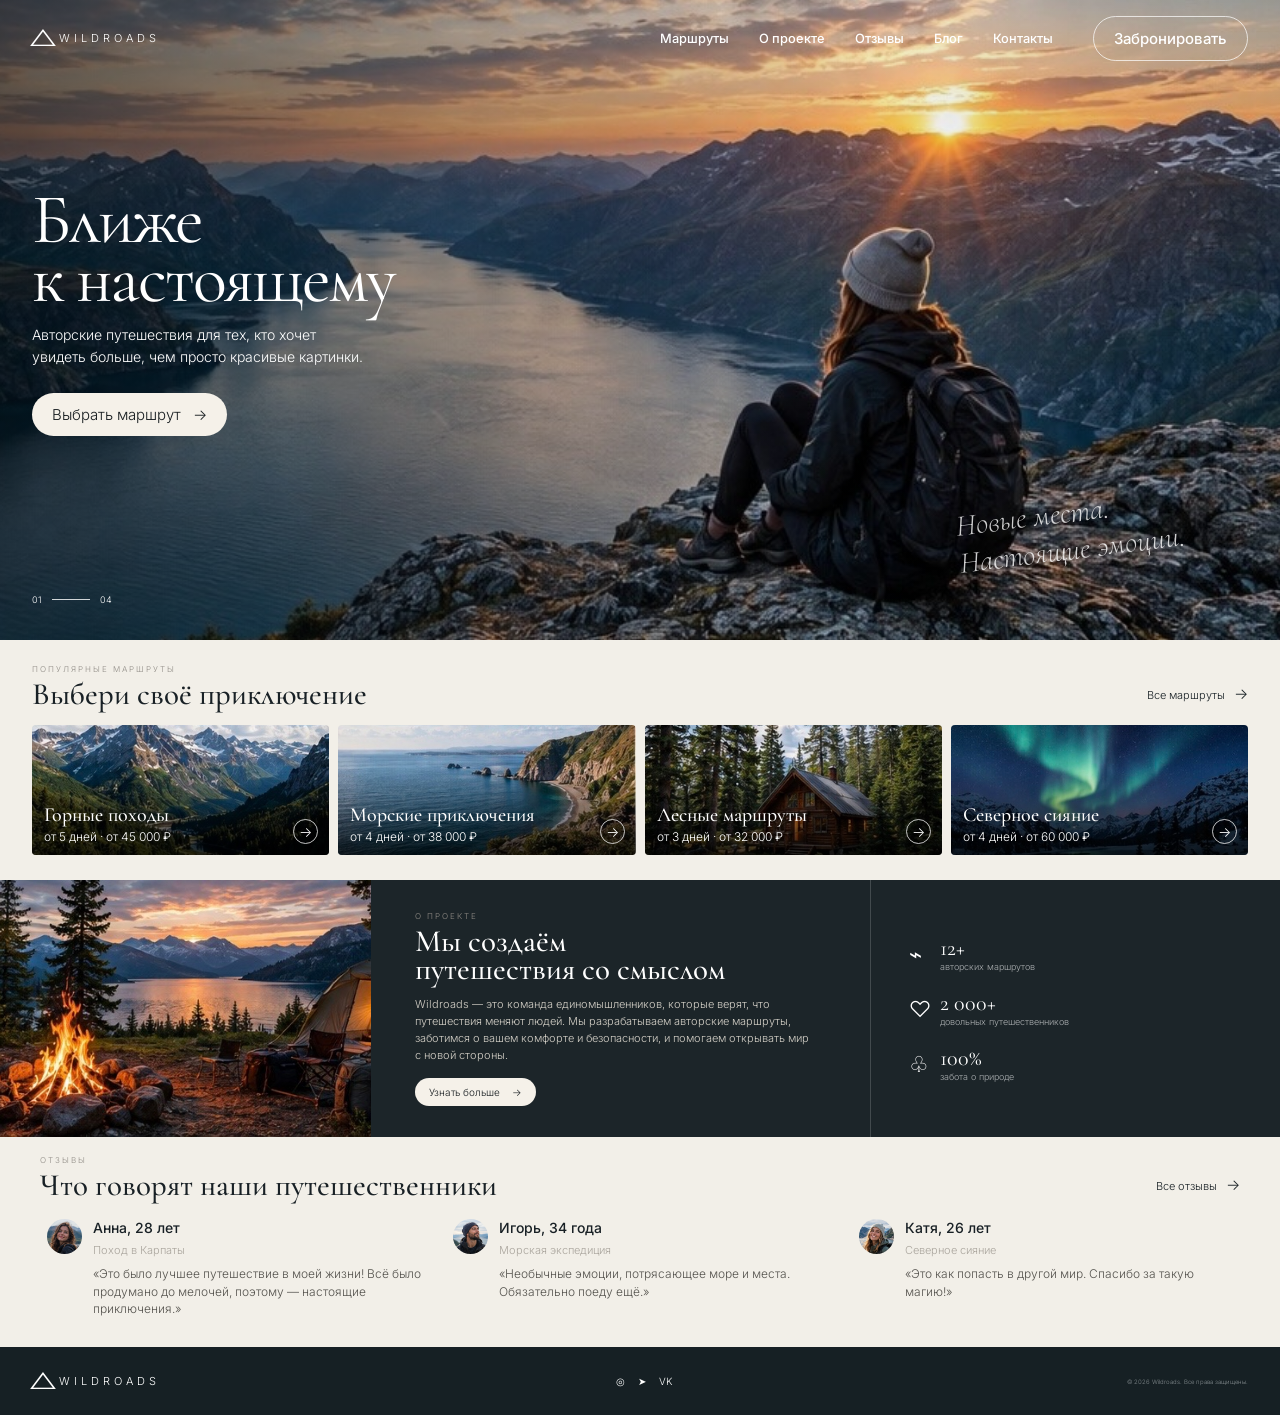
<file: index.html>
<!DOCTYPE html>
<html lang="ru">
    <head>
        <meta charset="UTF-8">
        <meta name="viewport" content="width=device-width, initial-scale=1.0">
        <meta name="description" content="WILDROADS — авторские путешествия и маршруты для тех, кто хочет увидеть больше, чем просто красивые картинки.">
        <title>WILDROADS — Ближе к настоящему</title>
        <link rel="preconnect" href="https://fonts.googleapis.com">
        <link rel="preconnect" href="https://fonts.gstatic.com" crossorigin>
        <link href="https://fonts.googleapis.com/css2?family=Cormorant+Garamond:wght@400;500;600&family=Inter:wght@300;400;500&display=swap" rel="stylesheet">
        <link rel="stylesheet" href="style.css">
    </head>
    <body>
        <header class="header" id="top">
            <div class="container header__inner">
                <a href="#top" class="logo">
                    <span class="logo__mark">△</span>
                    <span>WILDROADS</span>
                </a>
                <nav class="nav">
                    <a href="#routes">Маршруты</a>
                    <a href="#about">О проекте</a>
                    <a href="#reviews">Отзывы</a>
                    <a href="#blog">Блог</a>
                    <a href="#contacts">Контакты</a>
                </nav>
                <a class="button button--outline header__button" href="#routes">Забронировать</a>
                <button class="menu-button" aria-label="Открыть меню"><span></span><span></span><span></span></button>
            </div>
        </header>
        <main>
            <section class="hero">
                <div class="hero__image"></div>
                <div class="hero__overlay"></div>
                <div class="container hero__content">
                    <h1>Ближе<br>к настоящему</h1>
                    <p class="hero__lead">Авторские путешествия для тех, кто хочет<br class="desktop-only"> увидеть больше, чем просто красивые картинки.</p>
                    <a class="button button--light" href="#routes">Выбрать маршрут <span>→</span></a>
                    <div class="hero__counter"><span>01</span><i></i><span>04</span></div>
                    <div class="hero__quote">Новые места.<br>Настоящие эмоции.</div>
                </div>
            </section>
            <section class="routes section" id="routes">
                <div class="container">
                    <div class="section-head">
                        <div>
                            <p class="label">ПОПУЛЯРНЫЕ МАРШРУТЫ</p>
                            <h2>Выбери своё приключение</h2>
                        </div>
                        <a class="text-link" href="#routes">Все маршруты <span>→</span></a>
                    </div>
                    <div class="route-grid">
                        <a class="route-card" href="mountain.html">
                            <img src="images/mountains.jpg" alt="Горные походы">
                            <span class="route-card__shade"></span>
                            <div><h3>Горные походы</h3><p>от 5 дней · от 45 000 ₽</p></div>
                            <span class="circle-arrow">→</span>
                        </a>
                        <a class="route-card" href="sea.html">
                            <img src="images/sea.jpg" alt="Морские приключения">
                            <span class="route-card__shade"></span>
                            <div><h3>Морские приключения</h3><p>от 4 дней · от 38 000 ₽</p></div>
                            <span class="circle-arrow">→</span>
                        </a>
                        <a class="route-card" href="forest.html">
                            <img src="images/forest.jpg" alt="Лесные маршруты">
                            <span class="route-card__shade"></span>
                            <div><h3>Лесные маршруты</h3><p>от 3 дней · от 32 000 ₽</p></div>
                            <span class="circle-arrow">→</span>
                        </a>
                        <a class="route-card" href="aurora.html">
                            <img src="images/aurora.jpg" alt="Северное сияние">
                            <span class="route-card__shade"></span>
                            <div><h3>Северное сияние</h3><p>от 4 дней · от 60 000 ₽</p></div>
                            <span class="circle-arrow">→</span>
                        </a>
                    </div>
                </div>
            </section>
            <section class="about" id="about">
                <div class="about__image"></div>
                <div class="about__content">
                    <p class="label">О ПРОЕКТЕ</p>
                    <h2>Мы создаём<br>путешествия со смыслом</h2>
                    <p>Wildroads — это команда единомышленников, которые верят, что путешествия меняют людей. Мы разрабатываем авторские маршруты, заботимся о вашем комфорте и безопасности, и помогаем открывать мир с новой стороны.</p>
                    <a class="button button--light" href="#contacts">Узнать больше <span>→</span></a>
                </div>
                <div class="stats">
                    <div><strong>⌁</strong><b>12+</b><span>авторских маршрутов</span></div>
                    <div><strong>♡</strong><b>2 000+</b><span>довольных путешественников</span></div>
                    <div><strong>♧</strong><b>100%</b><span>забота о природе</span></div>
                </div>
            </section>
            <section class="reviews section" id="reviews">
                <div class="container">
                    <div class="section-head section-head--reviews">
                        <div>
                            <p class="label">ОТЗЫВЫ</p>
                            <h2>Что говорят наши путешественники</h2>
                        </div>
                        <a class="text-link" href="#reviews">Все отзывы <span>→</span></a>
                    </div>
                    <div class="reviews-grid">
                        <article class="review">
                            <img src="images/avatar-anna.jpg" alt="Анна">
                            <div><h3>Анна, 28 лет</h3><span>Поход в Карпаты</span><p>«Это было лучшее путешествие в моей жизни! Всё было продумано до мелочей, поэтому — настоящие приключения.»</p></div>
                        </article>
                        <article class="review">
                            <img src="images/avatar-igor.jpg" alt="Игорь">
                            <div><h3>Игорь, 34 года</h3><span>Морская экспедиция</span><p>«Необычные эмоции, потрясающее море и места. Обязательно поеду ещё.»</p></div>
                        </article>
                        <article class="review">
                            <img src="images/avatar-kate.jpg" alt="Катя">
                            <div><h3>Катя, 26 лет</h3><span>Северное сияние</span><p>«Это как попасть в другой мир. Спасибо за такую магию!»</p></div>
                        </article>
                    </div>
                </div>
            </section>
        </main>
        <footer class="footer" id="contacts">
            <div class="container footer__inner">
                <a href="#top" class="logo"><span class="logo__mark">△</span><span>WILDROADS</span></a>
                <div class="socials"><span>◎</span><span>➤</span><span>VK</span></div>
                <small>© 2026 Wildroads. Все права защищены.</small>
            </div>
        </footer>
        <script src="script.js"></script>
    </body>
</html>
</file>
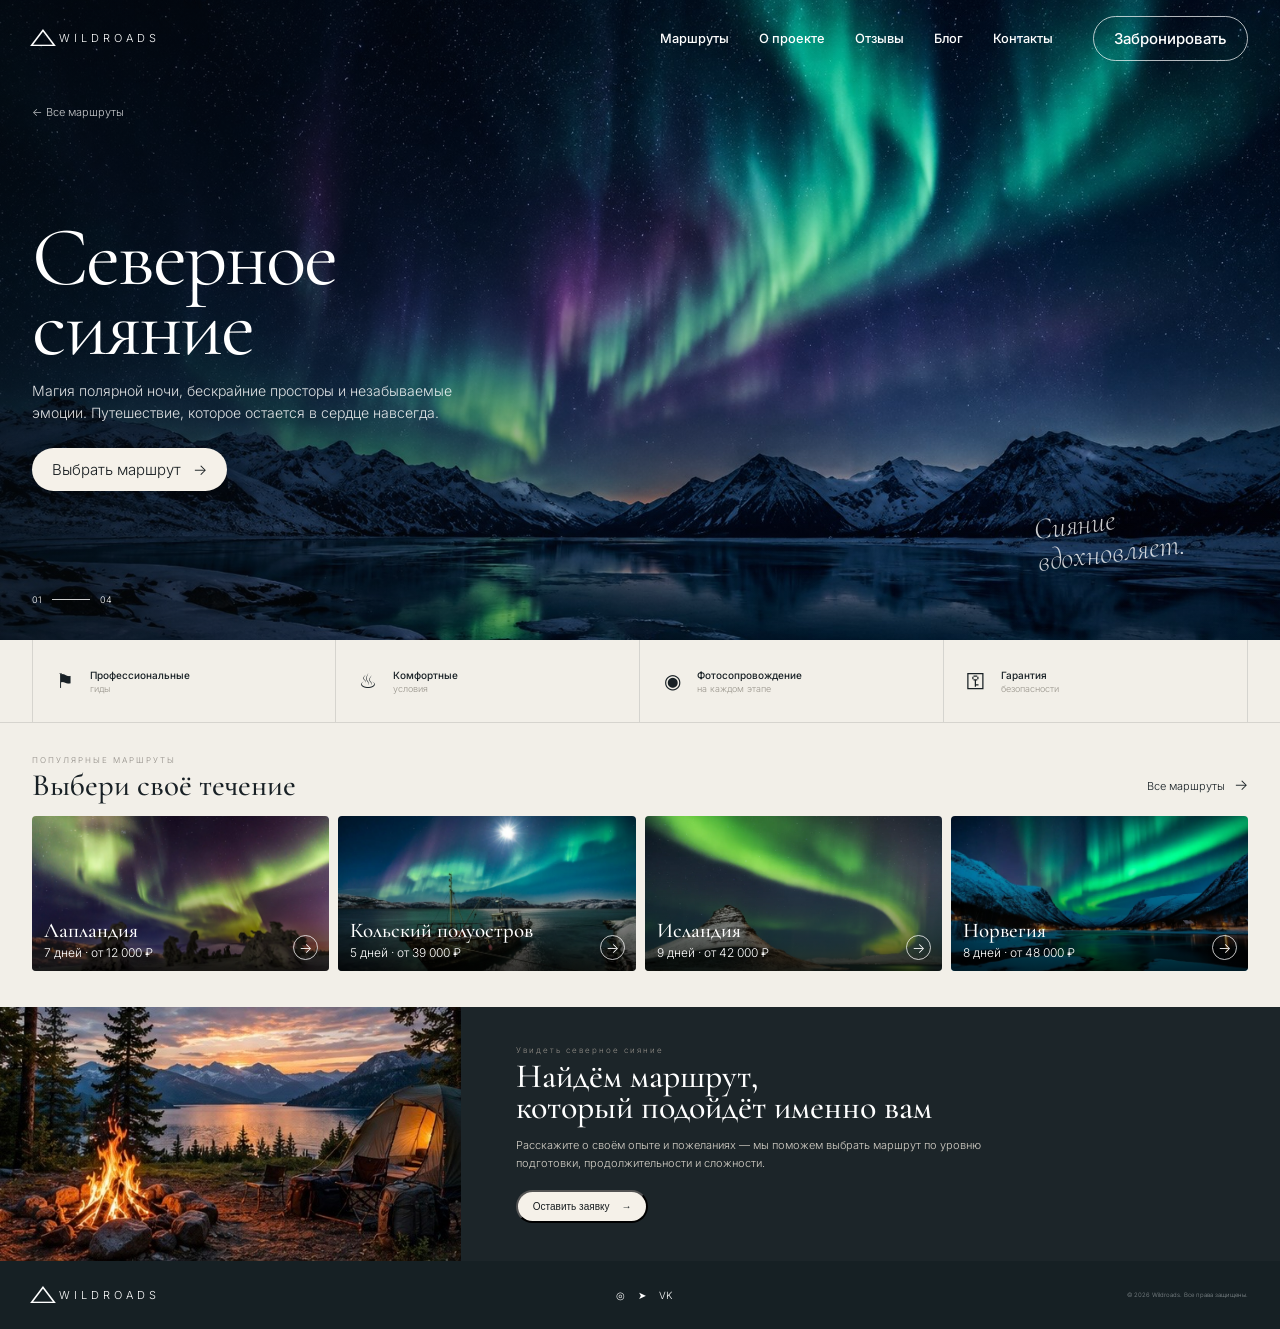
<file: aurora.html>
<!DOCTYPE html>
<html lang="ru">
    <head>
        <meta charset="UTF-8">
        <meta name="viewport" content="width=device-width, initial-scale=1.0">
        <meta name="description" content="WILDROADS — Северное сияние.">
        <title>Северное сияние — WILDROADS</title>
        <link rel="preconnect" href="https://fonts.googleapis.com">
        <link rel="preconnect" href="https://fonts.gstatic.com" crossorigin>
        <link href="https://fonts.googleapis.com/css2?family=Cormorant+Garamond:wght@400;500;600&family=Inter:wght@300;400;500&display=swap" rel="stylesheet">
        <link rel="stylesheet" href="style.css">
        <link rel="stylesheet" href="route.css">
    </head>
    <body>
        <header class="header">
            <div class="container header__inner">
                <a href="index.html" class="logo"><span class="logo__mark">△</span><span>WILDROADS</span></a>
                <nav class="nav">
                    <a href="index.html#routes">Маршруты</a>
                    <a href="index.html#about">О проекте</a>
                    <a href="index.html#reviews">Отзывы</a>
                    <a href="index.html#blog">Блог</a>
                    <a href="index.html#contacts">Контакты</a>
                </nav>
                <a class="button button--outline header__button" href="#booking">Забронировать</a>
                <button class="menu-button" type="button" aria-label="Открыть меню">
                    <span></span>
                    <span></span>
                    <span></span>
                </button>
            </div>
        </header>
        <main>
            <section class="mountain-hero">
                <div class="aurora-hero__image"></div>
                <div class="mountain-hero__overlay"></div>
                <div class="container mountain-hero__content">
                    <a class="mountain-back" href="index.html#routes">← Все маршруты </a>
                    <div class="mountain-hero__text">
                        <h1>Северное<br>сияние</h1>
                        <p class="mountain-hero__lead">Магия полярной ночи, бескрайние просторы и незабываемые эмоции. Путешествие, которое остается в сердце навсегда.</p>
                        <a class="button button--light" href="#routes">Выбрать маршрут<span>→</span></a>
                    </div>
                    <div class="mountain-hero__counter">
                        <span>01</span>
                        <i></i>
                        <span>04</span>
                    </div>
                    <div class="mountain-hero__quote">
                        Сияние<br>вдохновляет.
                    </div>
                </div>
            </section>
            <section class="mountain-advantages">
                <div class="container mountain-advantages__grid">
                    <div class="mountain-advantage">
                        <strong>⚑</strong>
                        <div>
                            <b>Профессиональные</b>
                            <span>гиды</span>
                        </div>
                    </div>
                    <div class="mountain-advantage">
                        <strong>♨</strong>
                        <div>
                            <b>Комфортные</b>
                            <span>условия</span>
                        </div>
                    </div>
                    <div class="mountain-advantage">
                        <strong>◉</strong>
                        <div>
                            <b>Фотосопровождение</b>
                            <span>на каждом этапе</span>
                        </div>
                    </div>
                    <div class="mountain-advantage">
                        <strong>⚿</strong>
                        <div>
                            <b>Гарантия</b>
                            <span>безопасности</span>
                        </div>
                    </div>
                </div>
            </section>
            <section class="section mountain-routes" id="routes">
                <div class="container">
                    <div class="section-head">
                        <div>
                            <p class="label">ПОПУЛЯРНЫЕ МАРШРУТЫ</p>
                            <h2>Выбери своё течение</h2>
                        </div>
                        <a class="text-link" href="index.html#routes"> Все маршруты <span>→</span></a>
                    </div>
                    <div class="mountain-route-grid">
                        <article class="mountain-route-card">
                            <img src="images/laplandia.jpg" alt="Лапландия">
                            <span class="mountain-route-card__shade"></span>
                            <div>
                                <h3>Лапландия</h3>
                                <p>7 дней · от 12 000 ₽</p>
                            </div>
                            <span class="circle-arrow">→</span>
                        </article>
                        <article class="mountain-route-card">
                            <img src="images/korelia.jpg" alt="Кольский полуостров">
                            <span class="mountain-route-card__shade"></span>
                            <div>
                                <h3>Кольский полуостров</h3>
                                <p>5 дней · от 39 000 ₽</p>
                            </div>
                            <span class="circle-arrow">→</span>
                        </article>
                        <article class="mountain-route-card">
                            <img src="images/islandia.jpg" alt="Исландия">
                            <span class="mountain-route-card__shade"></span>
                            <div>
                                <h3>Исландия</h3>
                                <p>9 дней · от 42 000 ₽</p>
                            </div>
                            <span class="circle-arrow">→</span>
                        </article>
                        <article class="mountain-route-card">
                            <img src="images/norvegia.jpg" alt="Норвегия">
                            <span class="mountain-route-card__shade"></span>
                            <div>
                                <h3>Норвегия</h3>
                                <p>8 дней · от 48 000 ₽</p>
                            </div>
                            <span class="circle-arrow">→</span>
                        </article>
                    </div>
                </div>
            </section>
            <section class="mountain-cta" id="booking">
                <div class="mountain-cta__image"></div>
                <div class="mountain-cta__content">
                    <p class="label">Увидеть северное сияние</p>
                    <h2>Найдём маршрут,<br>который подойдёт именно вам</h2>
                    <p>Расскажите о своём опыте и пожеланиях — мы поможем выбрать маршрут по уровню подготовки, продолжительности и сложности.</p>
                    <button class="button button--light" type="button" id="open-booking">Оставить заявку<span>→</span></button>
                </div>
            </section>
        </main>
        <div class="modal" id="general-modal">
            <div class="modal__content">
                <button class="modal__close" type="button" aria-label="Закрыть">×</button>
                <p class="label">ОСТАВИТЬ ЗАЯВКУ</p>
                <h2>Расскажите о своих планах</h2>
                <form id="general-form">
                    <label>
                        Ваше имя
                        <input
                            type="text"
                            name="name"
                            placeholder="Имя"
                            required
                        >
                    </label>
                    <label>
                        Телефон
                        <input
                            type="tel"
                            name="phone"
                            placeholder="+7 (___) ___-__-__"
                            required
                        >
                    </label>
                    <label>
                        Маршрут
                        <select name="route" required>
                            <option value="">Выберите маршрут</option>
                            <option value="Лапландия">Лапландия</option>
                            <option value="Кольский полуостров">Кольский полуостров</option>
                            <option value="Исландия">Исландия</option>
                            <option value="Норвегия">Норвегия</option>
                        </select>
                    </label>
                    <button class="button button--dark" type="submit">Отправить заявку<span>→</span></button>
                </form>
            </div>
        </div>
        <div class="modal" id="route-modal">
            <div class="modal__content">
                <button class="modal__close" type="button" aria-label="Закрыть">×</button>
                <p class="label">ЗАЯВКА НА МАРШРУТ</p>
                <h2 id="route-form-title">Лапландия</h2>
                <form id="route-form">
                    <input type="hidden" name="route" id="route-value">
                    <label>
                        Ваше имя
                        <input
                            type="text"
                            name="name"
                            placeholder="Имя"
                            required
                        >
                    </label>
                    <label>
                        Телефон
                        <input
                            type="tel"
                            name="phone"
                            placeholder="+7 (___) ___-__-__"
                            required
                        >
                    </label>
                    <button class="button button--dark" type="submit">Отправить заявку<span>→</span></button>
                </form>
            </div>
        </div>
        <footer class="footer" id="contacts">
            <div class="container footer__inner">
                <a href="index.html#top" class="logo"><span class="logo__mark">△</span><span>WILDROADS</span></a>
                <div class="socials">
                    <span>◎</span>
                    <span>➤</span>
                    <span>VK</span>
                </div>
                <small>© 2026 Wildroads. Все права защищены.</small>
            </div>
        </footer>
        <script src="script.js"></script>
        </script>
    </body>
</html>
</file>
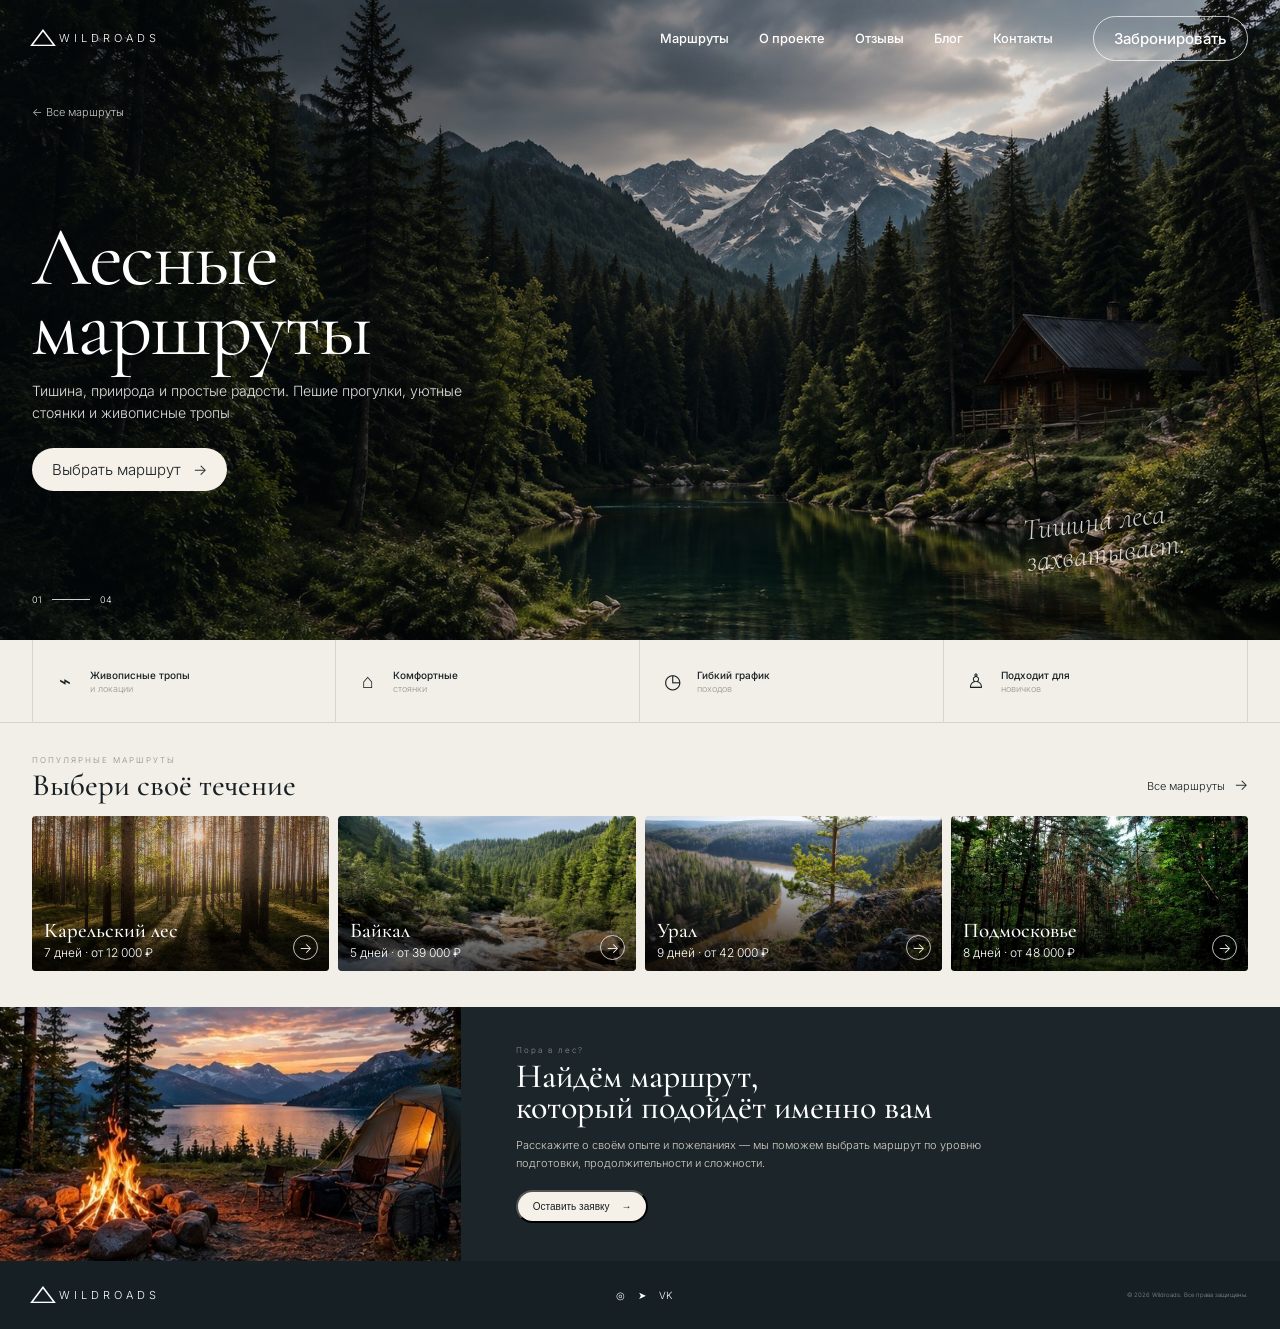
<file: forest.html>
<!DOCTYPE html>
<html lang="ru">
    <head>
        <meta charset="UTF-8">
        <meta name="viewport" content="width=device-width, initial-scale=1.0">
        <meta name="description" content="WILDROADS — Лесные маршруты.">
        <title>Лесные маршруты — WILDROADS</title>
        <link rel="preconnect" href="https://fonts.googleapis.com">
        <link rel="preconnect" href="https://fonts.gstatic.com" crossorigin>
        <link href="https://fonts.googleapis.com/css2?family=Cormorant+Garamond:wght@400;500;600&family=Inter:wght@300;400;500&display=swap" rel="stylesheet">
        <link rel="stylesheet" href="style.css">
        <link rel="stylesheet" href="route.css">
    </head>
    <body>
        <header class="header">
            <div class="container header__inner">
                <a href="index.html" class="logo"><span class="logo__mark">△</span><span>WILDROADS</span></a>
                <nav class="nav">
                    <a href="index.html#routes">Маршруты</a>
                    <a href="index.html#about">О проекте</a>
                    <a href="index.html#reviews">Отзывы</a>
                    <a href="index.html#blog">Блог</a>
                    <a href="index.html#contacts">Контакты</a>
                </nav>
                <a class="button button--outline header__button" href="#booking">Забронировать</a>
                <button class="menu-button" type="button" aria-label="Открыть меню">
                    <span></span>
                    <span></span>
                    <span></span>
                </button>
            </div>
        </header>
        <main>
            <section class="mountain-hero">
                <div class="forest-hero__image"></div>
                <div class="mountain-hero__overlay"></div>
                <div class="container mountain-hero__content">
                    <a class="mountain-back" href="index.html#routes">← Все маршруты </a>
                    <div class="mountain-hero__text">
                        <h1>Лесные<br>маршруты</h1>
                        <p class="mountain-hero__lead">Тишина, приирода и простые радости. Пешие прогулки, уютные стоянки и живописные тропы</p>
                        <a class="button button--light" href="#routes">Выбрать маршрут<span>→</span></a>
                    </div>
                    <div class="mountain-hero__counter">
                        <span>01</span>
                        <i></i>
                        <span>04</span>
                    </div>
                    <div class="mountain-hero__quote">
                        Тишина леса<br>захватывает.
                    </div>
                </div>
            </section>
            <section class="mountain-advantages">
                <div class="container mountain-advantages__grid">
                    <div class="mountain-advantage">
                        <strong>⌁</strong>
                        <div>
                            <b>Живописные тропы</b>
                            <span>и локации</span>
                        </div>
                    </div>
                    <div class="mountain-advantage">
                        <strong>⌂</strong>
                        <div>
                            <b>Комфортные</b>
                            <span>стоянки</span>
                        </div>
                    </div>
                    <div class="mountain-advantage">
                        <strong>◷</strong>
                        <div>
                            <b>Гибкий график</b>
                            <span>походов</span>
                        </div>
                    </div>
                    <div class="mountain-advantage">
                        <strong>♙</strong>
                        <div>
                            <b>Подходит для</b>
                            <span>новичков</span>
                        </div>
                    </div>
                </div>
            </section>
            <section class="section mountain-routes" id="routes">
                <div class="container">
                    <div class="section-head">
                        <div>
                            <p class="label">ПОПУЛЯРНЫЕ МАРШРУТЫ</p>
                            <h2>Выбери своё течение</h2>
                        </div>
                        <a class="text-link" href="index.html#routes"> Все маршруты <span>→</span></a>
                    </div>
                    <div class="mountain-route-grid">
                        <article class="mountain-route-card">
                            <img src="images/kareliaforest.jpg" alt="Карельский лес">
                            <span class="mountain-route-card__shade"></span>
                            <div>
                                <h3>Карельский лес</h3>
                                <p>7 дней · от 12 000 ₽</p>
                            </div>
                            <span class="circle-arrow">→</span>
                        </article>
                        <article class="mountain-route-card">
                            <img src="images/baikal.jpg" alt="Байкал">
                            <span class="mountain-route-card__shade"></span>
                            <div>
                                <h3>Байкал</h3>
                                <p>5 дней · от 39 000 ₽</p>
                            </div>
                            <span class="circle-arrow">→</span>
                        </article>
                        <article class="mountain-route-card">
                            <img src="images/ural.jpg" alt="Урал">
                            <span class="mountain-route-card__shade"></span>
                            <div>
                                <h3>Урал</h3>
                                <p>9 дней · от 42 000 ₽</p>
                            </div>
                            <span class="circle-arrow">→</span>
                        </article>
                        <article class="mountain-route-card">
                            <img src="images/moscow.jpg" alt="Подмосковье">
                            <span class="mountain-route-card__shade"></span>
                            <div>
                                <h3>Подмосковье</h3>
                                <p>8 дней · от 48 000 ₽</p>
                            </div>
                            <span class="circle-arrow">→</span>
                        </article>
                    </div>
                </div>
            </section>
            <section class="mountain-cta" id="booking">
                <div class="mountain-cta__image"></div>
                <div class="mountain-cta__content">
                    <p class="label">Пора в лес?</p>
                    <h2>Найдём маршрут,<br>который подойдёт именно вам</h2>
                    <p>Расскажите о своём опыте и пожеланиях — мы поможем выбрать маршрут по уровню подготовки, продолжительности и сложности.</p>
                    <button class="button button--light" type="button" id="open-booking">Оставить заявку<span>→</span></button>
                </div>
            </section>
        </main>
        <div class="modal" id="general-modal">
            <div class="modal__content">
                <button class="modal__close" type="button" aria-label="Закрыть">×</button>
                <p class="label">ОСТАВИТЬ ЗАЯВКУ</p>
                <h2>Расскажите о своих планах</h2>
                <form id="general-form">
                    <label>
                        Ваше имя
                        <input
                            type="text"
                            name="name"
                            placeholder="Имя"
                            required
                        >
                    </label>
                    <label>
                        Телефон
                        <input
                            type="tel"
                            name="phone"
                            placeholder="+7 (___) ___-__-__"
                            required
                        >
                    </label>
                    <label>
                        Маршрут
                        <select name="route" required>
                            <option value="">Выберите маршрут</option>
                            <option value="Карельский лес">Карельский лес</option>
                            <option value="Байкал">Байкал</option>
                            <option value="Урал">Урал</option>
                            <option value="Подмосковье">Подмосковье</option>
                        </select>
                    </label>
                    <button class="button button--dark" type="submit">Отправить заявку<span>→</span></button>
                </form>
            </div>
        </div>
        <div class="modal" id="route-modal">
            <div class="modal__content">
                <button class="modal__close" type="button" aria-label="Закрыть">×</button>
                <p class="label">ЗАЯВКА НА МАРШРУТ</p>
                <h2 id="route-form-title">Карельский лес</h2>
                <form id="route-form">
                    <input type="hidden" name="route" id="route-value">
                    <label>
                        Ваше имя
                        <input
                            type="text"
                            name="name"
                            placeholder="Имя"
                            required
                        >
                    </label>
                    <label>
                        Телефон
                        <input
                            type="tel"
                            name="phone"
                            placeholder="+7 (___) ___-__-__"
                            required
                        >
                    </label>
                    <button class="button button--dark" type="submit">Отправить заявку<span>→</span></button>
                </form>
            </div>
        </div>
        <footer class="footer" id="contacts">
            <div class="container footer__inner">
                <a href="index.html#top" class="logo"><span class="logo__mark">△</span><span>WILDROADS</span></a>
                <div class="socials">
                    <span>◎</span>
                    <span>➤</span>
                    <span>VK</span>
                </div>
                <small>© 2026 Wildroads. Все права защищены.</small>
            </div>
        </footer>
        <script src="script.js"></script>
    </body>
</html>
</file>
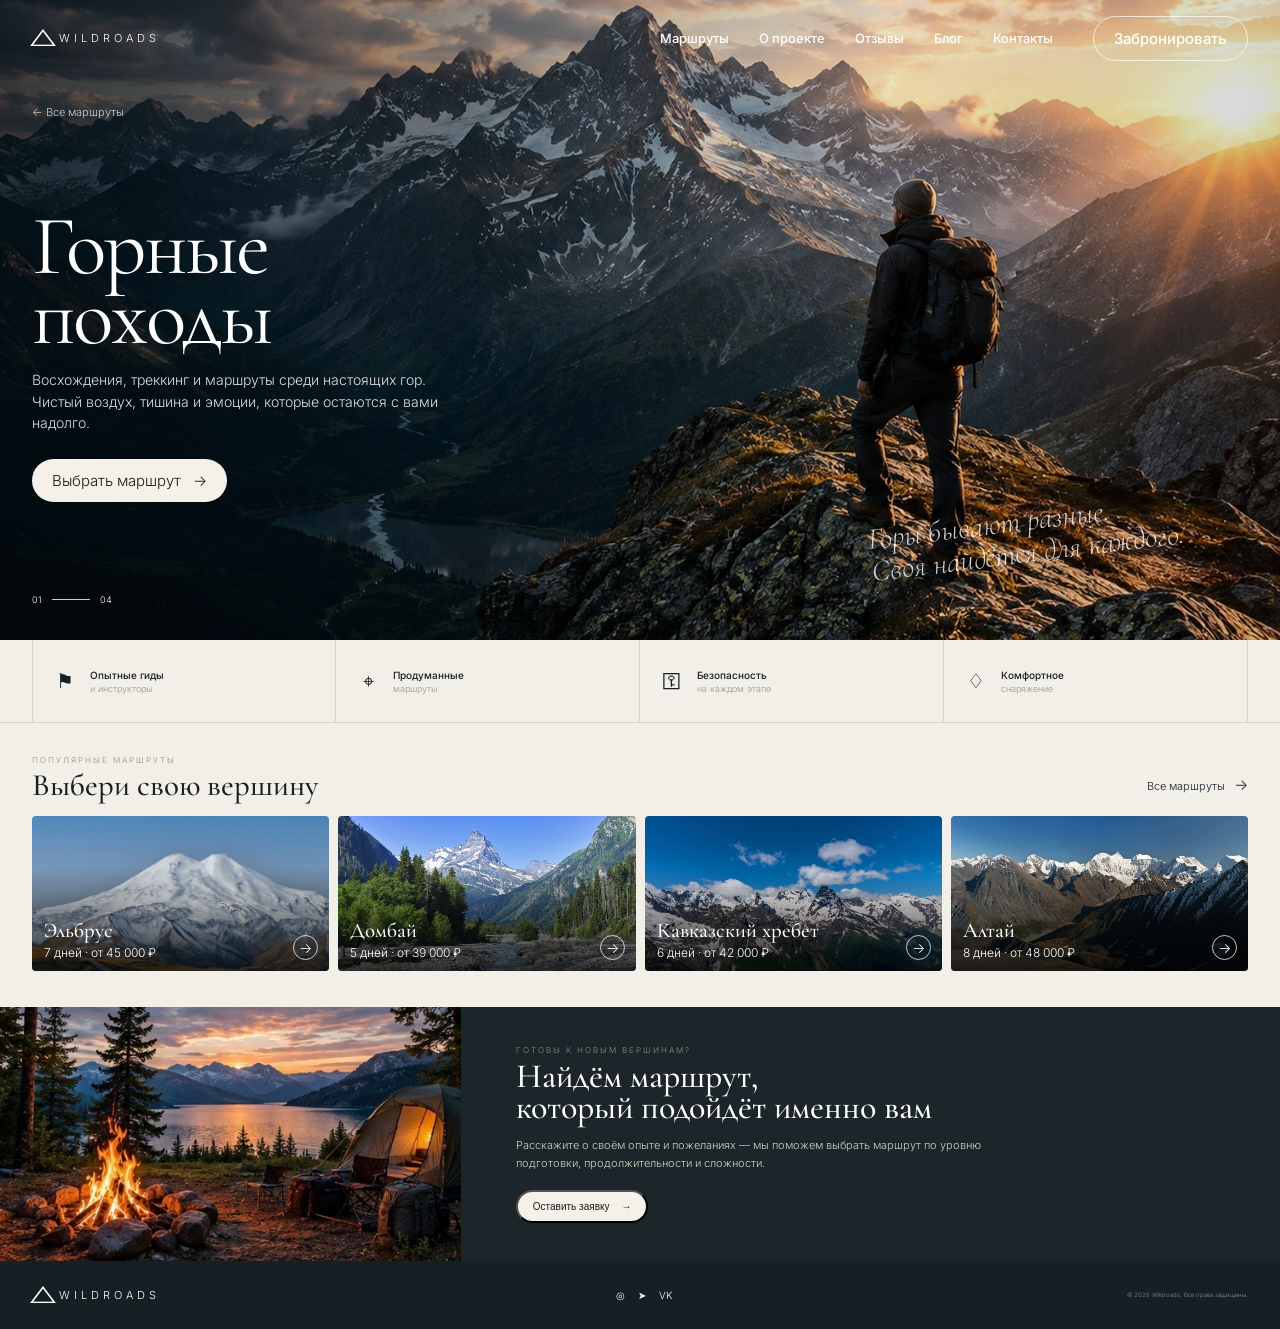
<file: mountain.html>
<!DOCTYPE html>
<html lang="ru">
    <head>
        <meta charset="UTF-8">
        <meta name="viewport" content="width=device-width, initial-scale=1.0">
        <meta name="description" content="WILDROADS — горные походы и авторские маршруты.">
        <title>Горные походы — WILDROADS</title>
        <link rel="preconnect" href="https://fonts.googleapis.com">
        <link rel="preconnect" href="https://fonts.gstatic.com" crossorigin>
        <link href="https://fonts.googleapis.com/css2?family=Cormorant+Garamond:wght@400;500;600&family=Inter:wght@300;400;500&display=swap" rel="stylesheet">
        <link rel="stylesheet" href="style.css">
        <link rel="stylesheet" href="route.css">
    </head>
    <body>
        <header class="header">
            <div class="container header__inner">
                <a href="index.html" class="logo"><span class="logo__mark">△</span><span>WILDROADS</span></a>
                <nav class="nav">
                    <a href="index.html#routes">Маршруты</a>
                    <a href="index.html#about">О проекте</a>
                    <a href="index.html#reviews">Отзывы</a>
                    <a href="index.html#blog">Блог</a>
                    <a href="index.html#contacts">Контакты</a>
                </nav>
                <a class="button button--outline header__button" href="#booking">Забронировать</a>
                <button class="menu-button" type="button" aria-label="Открыть меню">
                    <span></span>
                    <span></span>
                    <span></span>
                </button>
            </div>
        </header>
        <main>
            <section class="mountain-hero">
                <div class="mountain-hero__image"></div>
                <div class="mountain-hero__overlay"></div>
                <div class="container mountain-hero__content">
                    <a class="mountain-back" href="index.html#routes">← Все маршруты </a>
                    <div class="mountain-hero__text">
                        <h1>Горные<br>походы</h1>
                        <p class="mountain-hero__lead">Восхождения, треккинг и маршруты среди настоящих гор. Чистый воздух, тишина и эмоции, которые остаются с вами надолго.</p>
                        <a class="button button--light" href="#routes">Выбрать маршрут<span>→</span></a>
                    </div>
                    <div class="mountain-hero__counter">
                        <span>01</span>
                        <i></i>
                        <span>04</span>
                    </div>
                    <div class="mountain-hero__quote">
                        Горы бывают разные.<br>Своя найдётся для каждого.
                    </div>
                </div>
            </section>
            <section class="mountain-advantages">
                <div class="container mountain-advantages__grid">
                    <div class="mountain-advantage">
                        <strong>⚑</strong>
                        <div>
                            <b>Опытные гиды</b>
                            <span>и инструкторы</span>
                        </div>
                    </div>
                    <div class="mountain-advantage">
                        <strong>⌖</strong>
                        <div>
                            <b>Продуманные</b>
                            <span>маршруты</span>
                        </div>
                    </div>
                    <div class="mountain-advantage">
                        <strong>⚿</strong>
                        <div>
                            <b>Безопасность</b>
                            <span>на каждом этапе</span>
                        </div>
                    </div>
                    <div class="mountain-advantage">
                        <strong>♢</strong>
                        <div>
                            <b>Комфортное</b>
                            <span>снаряжение</span>
                        </div>
                    </div>
                </div>
            </section>
            <section class="section mountain-routes" id="routes">
                <div class="container">
                    <div class="section-head">
                        <div>
                            <p class="label">ПОПУЛЯРНЫЕ МАРШРУТЫ</p>
                            <h2>Выбери свою вершину</h2>
                        </div>
                        <a class="text-link" href="index.html#routes"> Все маршруты <span>→</span></a>
                    </div>
                    <div class="mountain-route-grid">
                        <article class="mountain-route-card">
                            <img src="images/elbrus.jpg" alt="Эльбрус">
                            <span class="mountain-route-card__shade"></span>
                            <div>
                                <h3>Эльбрус</h3>
                                <p>7 дней · от 45 000 ₽</p>
                            </div>
                            <span class="circle-arrow">→</span>
                        </article>
                        <article class="mountain-route-card">
                            <img src="images/dombai.jpg" alt="Домбай">
                            <span class="mountain-route-card__shade"></span>
                            <div>
                                <h3>Домбай</h3>
                                <p>5 дней · от 39 000 ₽</p>
                            </div>
                            <span class="circle-arrow">→</span>
                        </article>
                        <article class="mountain-route-card">
                            <img src="images/kavkaz.jpg" alt="Кавказский хребет">
                            <span class="mountain-route-card__shade"></span>
                            <div>
                                <h3>Кавказский хребет</h3>
                                <p>6 дней · от 42 000 ₽</p>
                            </div>
                            <span class="circle-arrow">→</span>
                        </article>
                        <article class="mountain-route-card">
                            <img src="images/altai.jpg" alt="Алтай">
                            <span class="mountain-route-card__shade"></span>
                            <div>
                                <h3>Алтай</h3>
                                <p>8 дней · от 48 000 ₽</p>
                            </div>
                            <span class="circle-arrow">→</span>
                        </article>
                    </div>
                </div>
            </section>
            <section class="mountain-cta" id="booking">
                <div class="mountain-cta__image"></div>
                <div class="mountain-cta__content">
                    <p class="label">ГОТОВЫ К НОВЫМ ВЕРШИНАМ?</p>
                    <h2>Найдём маршрут,<br>который подойдёт именно вам</h2>
                    <p>Расскажите о своём опыте и пожеланиях — мы поможем выбрать маршрут по уровню подготовки, продолжительности и сложности.</p>
                    <button class="button button--light" type="button" id="open-booking">Оставить заявку<span>→</span></button>
                </div>
            </section>
        </main>
        <div class="modal" id="general-modal">
            <div class="modal__content">
                <button class="modal__close" type="button" aria-label="Закрыть">×</button>
                <p class="label">ОСТАВИТЬ ЗАЯВКУ</p>
                <h2>Расскажите о своих планах</h2>
                <form id="general-form">
                    <label>
                        Ваше имя
                        <input
                            type="text"
                            name="name"
                            placeholder="Имя"
                            required
                        >
                    </label>
                    <label>
                        Телефон
                        <input
                            type="tel"
                            name="phone"
                            placeholder="+7 (___) ___-__-__"
                            required
                        >
                    </label>
                    <label>
                        Маршрут
                        <select name="route" required>
                            <option value="">Выберите маршрут</option>
                            <option value="Эльбрус">Эльбрус</option>
                            <option value="Домбай">Домбай</option>
                            <option value="Кавказский хребет">Кавказский хребет</option>
                            <option value="Алтай">Алтай</option>
                        </select>
                    </label>
                    <button class="button button--dark" type="submit">Отправить заявку<span>→</span></button>
                </form>
            </div>
        </div>
        <div class="modal" id="route-modal">
            <div class="modal__content">
                <button class="modal__close" type="button" aria-label="Закрыть">×</button>
                <p class="label">ЗАЯВКА НА МАРШРУТ</p>
                <h2 id="route-form-title">Эльбрус</h2>
                <form id="route-form">
                    <input type="hidden" name="route" id="route-value">
                    <label>
                        Ваше имя
                        <input
                            type="text"
                            name="name"
                            placeholder="Имя"
                            required
                        >
                    </label>
                    <label>
                        Телефон
                        <input
                            type="tel"
                            name="phone"
                            placeholder="+7 (___) ___-__-__"
                            required
                        >
                    </label>
                    <button class="button button--dark" type="submit">Отправить заявку<span>→</span></button>
                </form>
            </div>
        </div>
        <footer class="footer" id="contacts">
            <div class="container footer__inner">
                <a href="index.html#top" class="logo"><span class="logo__mark">△</span><span>WILDROADS</span>
                </a>
                <div class="socials">
                    <span>◎</span>
                    <span>➤</span>
                    <span>VK</span>
                </div>
                <small>© 2026 Wildroads. Все права защищены.</small>
            </div>
        </footer>
        <script src="script.js"></script>
    </body>
</html>
</file>
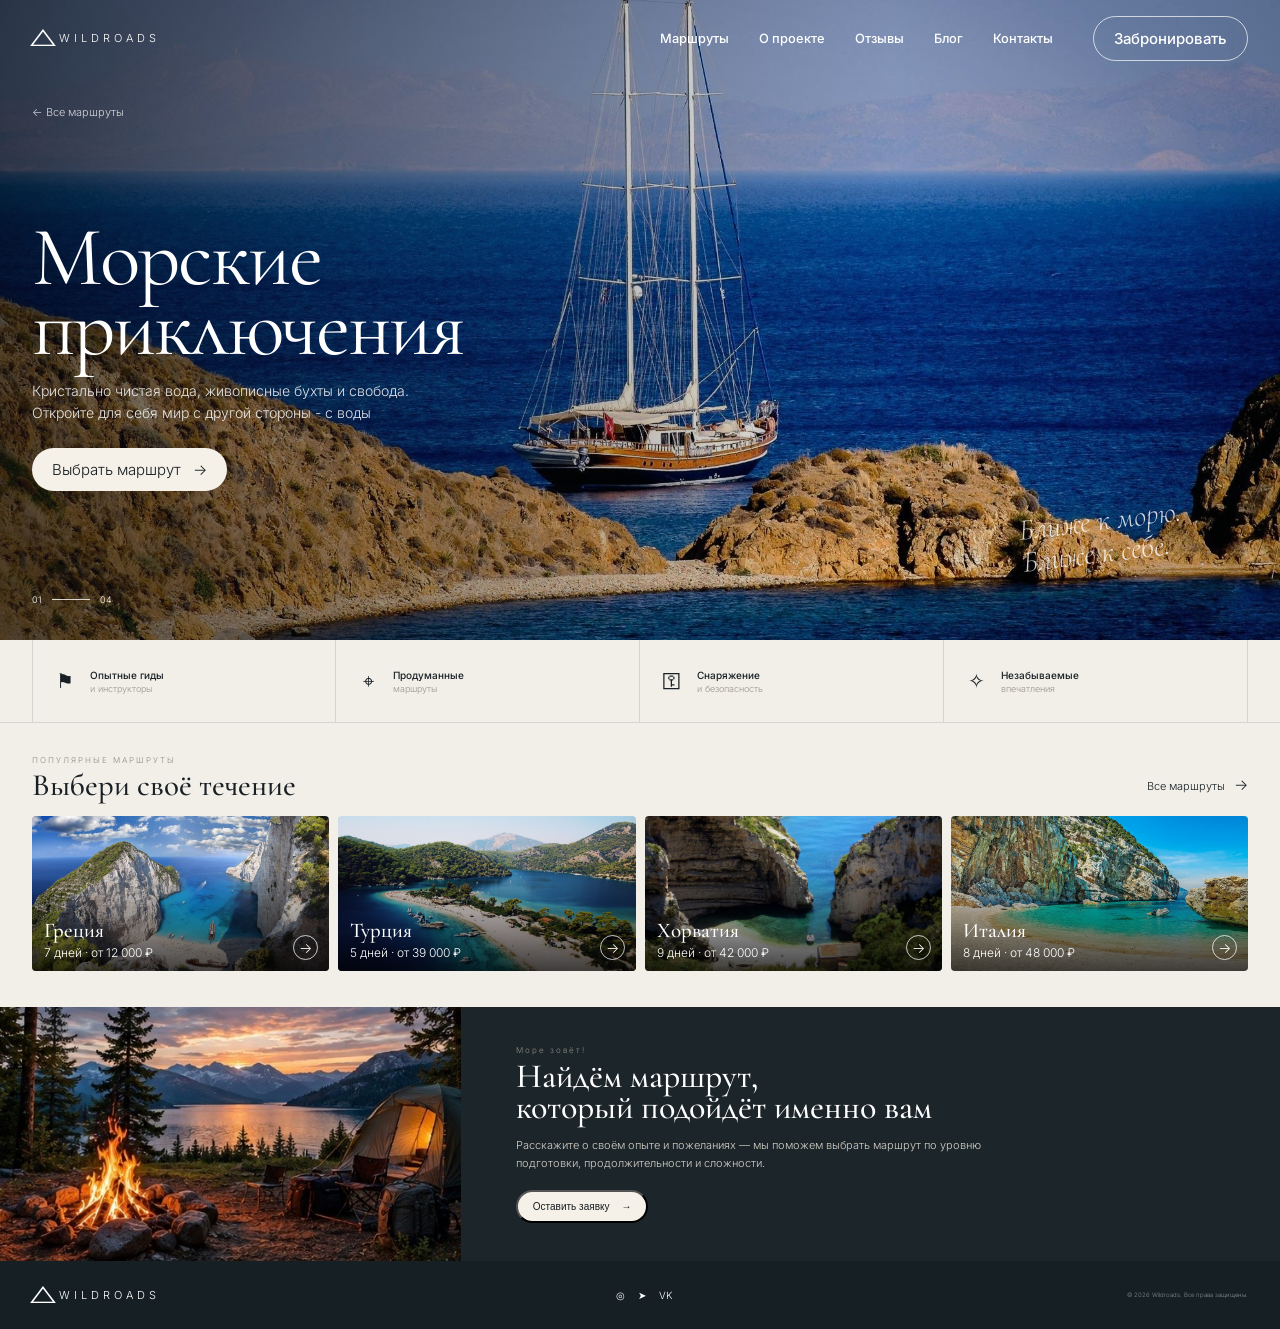
<file: sea.html>
<!DOCTYPE html>
<html lang="ru">
    <head>
        <meta charset="UTF-8">
        <meta name="viewport" content="width=device-width, initial-scale=1.0">
        <meta name="description" content="WILDROADS — Морские приключения и авторские маршруты.">
        <title>Морские приключения — WILDROADS</title>
        <link rel="preconnect" href="https://fonts.googleapis.com">
        <link rel="preconnect" href="https://fonts.gstatic.com" crossorigin>
        <link href="https://fonts.googleapis.com/css2?family=Cormorant+Garamond:wght@400;500;600&family=Inter:wght@300;400;500&display=swap" rel="stylesheet">
        <link rel="stylesheet" href="style.css">
        <link rel="stylesheet" href="route.css">
    </head>
    <body>
        <header class="header">
            <div class="container header__inner">
                <a href="index.html" class="logo"><span class="logo__mark">△</span><span>WILDROADS</span></a>
                <nav class="nav">
                    <a href="index.html#routes">Маршруты</a>
                    <a href="index.html#about">О проекте</a>
                    <a href="index.html#reviews">Отзывы</a>
                    <a href="index.html#blog">Блог</a>
                    <a href="index.html#contacts">Контакты</a>
                </nav>
                <a class="button button--outline header__button" href="#booking">Забронировать</a>
                <button class="menu-button" type="button" aria-label="Открыть меню">
                    <span></span>
                    <span></span>
                    <span></span>
                </button>
            </div>
        </header>
        <main>
            <section class="mountain-hero">
                <div class="sea-hero__image"></div>
                <div class="mountain-hero__overlay"></div>
                <div class="container mountain-hero__content">
                    <a class="mountain-back" href="index.html#routes">← Все маршруты </a>
                    <div class="mountain-hero__text">
                        <h1>Морские<br>приключения</h1>
                        <p class="mountain-hero__lead">Кристально чистая вода, живописные бухты и свобода. Откройте для себя мир с другой стороны - с воды</p>
                        <a class="button button--light" href="#routes">Выбрать маршрут<span>→</span></a>
                    </div>
                    <div class="mountain-hero__counter">
                        <span>01</span>
                        <i></i>
                        <span>04</span>
                    </div>
                    <div class="mountain-hero__quote">
                        Ближе к морю.<br>Ближе к себе.
                    </div>
                </div>
            </section>
            <section class="mountain-advantages">
                <div class="container mountain-advantages__grid">
                    <div class="mountain-advantage">
                        <strong>⚑</strong>
                        <div>
                            <b>Опытные гиды</b>
                            <span>и инструкторы</span>
                        </div>
                    </div>
                    <div class="mountain-advantage">
                        <strong>⌖</strong>
                        <div>
                            <b>Продуманные</b>
                            <span>маршруты</span>
                        </div>
                    </div>
                    <div class="mountain-advantage">
                        <strong>⚿</strong>
                        <div>
                            <b>Снаряжение</b>
                            <span>и безопасность</span>
                        </div>
                    </div>
                    <div class="mountain-advantage">
                        <strong>✧</strong>
                        <div>
                            <b>Незабываемые</b>
                            <span>впечатления</span>
                        </div>
                    </div>
                </div>
            </section>
            <section class="section mountain-routes" id="routes">
                <div class="container">
                    <div class="section-head">
                        <div>
                            <p class="label">ПОПУЛЯРНЫЕ МАРШРУТЫ</p>
                            <h2>Выбери своё течение</h2>
                        </div>
                        <a class="text-link" href="index.html#routes"> Все маршруты <span>→</span></a>
                    </div>
                    <div class="mountain-route-grid">
                        <article class="mountain-route-card">
                            <img src="images/Greece.jpg" alt="Греция">
                            <span class="mountain-route-card__shade"></span>
                            <div>
                                <h3>Греция</h3>
                                <p>7 дней · от 12 000 ₽</p>
                            </div>
                            <span class="circle-arrow">→</span>
                        </article>
                        <article class="mountain-route-card">
                            <img src="images/Turkey.jpg" alt="Турция">
                            <span class="mountain-route-card__shade"></span>
                            <div>
                                <h3>Турция</h3>
                                <p>5 дней · от 39 000 ₽</p>
                            </div>
                            <span class="circle-arrow">→</span>
                        </article>
                        <article class="mountain-route-card">
                            <img src="images/Croatia.jpg" alt="Хорватия">
                            <span class="mountain-route-card__shade"></span>
                            <div>
                                <h3>Хорватия</h3>
                                <p>9 дней · от 42 000 ₽</p>
                            </div>
                            <span class="circle-arrow">→</span>
                        </article>
                        <article class="mountain-route-card">
                            <img src="images/Italy.jpg" alt="Италия">
                            <span class="mountain-route-card__shade"></span>
                            <div>
                                <h3>Италия</h3>
                                <p>8 дней · от 48 000 ₽</p>
                            </div>
                            <span class="circle-arrow">→</span>
                        </article>
                    </div>
                </div>
            </section>
            <section class="mountain-cta" id="booking">
                <div class="mountain-cta__image"></div>
                <div class="mountain-cta__content">
                    <p class="label">Море зовёт!</p>
                    <h2>Найдём маршрут,<br>который подойдёт именно вам</h2>
                    <p>Расскажите о своём опыте и пожеланиях — мы поможем выбрать маршрут по уровню подготовки, продолжительности и сложности.</p>
                    <button class="button button--light" type="button" id="open-booking">Оставить заявку<span>→</span></button>
                </div>
            </section>
        </main>
        <div class="modal" id="general-modal">
            <div class="modal__content">
                <button class="modal__close" type="button" aria-label="Закрыть">×</button>
                <p class="label">ОСТАВИТЬ ЗАЯВКУ</p>
                <h2>Расскажите о своих планах</h2>
                <form id="general-form">
                    <label>
                        Ваше имя
                        <input
                            type="text"
                            name="name"
                            placeholder="Имя"
                            required
                        >
                    </label>
                    <label>
                        Телефон
                        <input
                            type="tel"
                            name="phone"
                            placeholder="+7 (___) ___-__-__"
                            required
                        >
                    </label>
                    <label>
                        Маршрут
                        <select name="route" required>
                            <option value="">Выберите маршрут</option>
                            <option value="Греция">Греция</option>
                            <option value="Турция">Турция</option>
                            <option value="Хорватия">Хорватия</option>
                            <option value="Италия">Италия</option>
                        </select>
                    </label>
                    <button class="button button--dark" type="submit">Отправить заявку<span>→</span></button>
                </form>
            </div>
        </div>
        <div class="modal" id="route-modal">
            <div class="modal__content">
                <button class="modal__close" type="button" aria-label="Закрыть">×</button>
                <p class="label">ЗАЯВКА НА МАРШРУТ</p>
                <h2 id="route-form-title">Греция</h2>
                <form id="route-form">
                    <input type="hidden" name="route" id="route-value">
                    <label>
                        Ваше имя
                        <input
                            type="text"
                            name="name"
                            placeholder="Имя"
                            required
                        >
                    </label>
                    <label>
                        Телефон
                        <input
                            type="tel"
                            name="phone"
                            placeholder="+7 (___) ___-__-__"
                            required
                        >
                    </label>
                    <button class="button button--dark" type="submit">Отправить заявку<span>→</span></button>
                </form>
            </div>
        </div>
        <footer class="footer" id="contacts">
            <div class="container footer__inner">
                <a href="index.html#top" class="logo"><span class="logo__mark">△</span><span>WILDROADS</span></a>
                <div class="socials">
                    <span>◎</span>
                    <span>➤</span>
                    <span>VK</span>
                </div>
                <small>© 2026 Wildroads. Все права защищены.</small>
            </div>
        </footer>
        <script src="script.js"></script>
    </body>
</html>
</file>
<file: style.css>
:root{
    --ink: #182025;
    --cream: #f2efe8;
    --white: #f7f4ed;
    --muted: #9a968d;
    --line: rgba(255,255,255,.17);
    --dark-line: rgba(24,32,37,.13);
    --container: 1600px;
}
*{box-sizing: border-box}
html{
    scroll-behavior: smooth;
}
body{
    margin:0;
    background:#101416;
    color: var(--ink);
    font-family: "Inter", sans-serif;
    font-weight: 300;
    max-width: 1800px;
    opacity: 0;
    transition: opacity 0.3s ease;
}
body.page-loaded{
    opacity: 1;
}
body.page-leaving {
    opacity: 0;
}
a{
    text-decoration: none; 
    color: inherit;
}
img{
    display: block; 
    width: 100%;
}
.container{
    width: min(calc(100% - 64px), var(--container)); 
    margin: auto;
}
.header{
    position: absolute;
    z-index: 5;
    top: 0; left: 0; right: 0;
    color: #fff;
}
.header__inner{
    min-height: 76px;
    display: flex;
    align-items: center;
    gap: 40px;
}
.logo{
    display: flex;
    align-items: center;
    gap: 10px;
    color: #fff;
    font-size: 11px;
    letter-spacing: 4px;
    white-space: nowrap;
}
.logo__mark{
    font-size: 22px;
    letter-spacing: -5px;
    transform: scaleX(1.3);
}
.nav{
    display: flex; 
    gap: 30px; 
    margin-left: auto;
}
.nav a{
    font-size: clamp(11px, 1vw, 14px); 
    transition: opacity .2s; 
    font-weight: 500;
}
.nav a:hover:hover{
    opacity: .65;
}
.button{
    display: inline-flex;
    align-items: center;
    justify-content: center;
    gap: 12px;
    border-radius: 30px;
    padding: 12px 20px;
    font-size: 15px;
    transition: transform .2s, background .2s;
}
.button:hover{
    transform: translateY(-2px);
}
.button--outline{
    border: 1px solid rgba(255,255,255,.7); 
    color: #fff; 
    font-weight: 500;
}
.button--light{
    background: #f5f1e9;
    color: #171d20;
}
.menu-button{
    display: none; 
    background: none; 
    border: 0; 
    padding: 8px;
}
.menu-button span{
    display: block; 
    width: 18px; 
    height: 1px; 
    background: #fff; 
    margin: 4px;
}
.hero{
    position: relative;
    min-height: 640px;
    color: #fff;
    overflow: hidden;
}
.hero__image{
    position: absolute; inset: 0;
    background:url("images/hero.jpg") center/cover no-repeat;
    transform: scale(1.01);
}
.hero__overlay{
    position: absolute; inset: 0;
    background: linear-gradient(90deg,rgba(4,9,12,.6),rgba(4,9,12,.05) 68%,rgba(4,9,12,.12));
}
.hero__content{
    position: relative;
    z-index: 1;
    min-height: 640px;
    padding-top: 190px;
    padding-bottom: 35px;
    display: flex;
    flex-direction: column;
    align-items: flex-start;
}
.eyebrow{
    font-size: 8px; 
    letter-spacing: 4px; 
    opacity: .7; 
    margin: 0 0 18px;
}
.hero h1{
    margin: 0 0 16px;
    font-family: "Cormorant Garamond", serif;
    font-size: clamp(54px,5.5vw,84px);
    font-weight: 400;
    line-height: .84;
    letter-spacing: -2px;
}
.hero__lead{
    font-size: clamp(12px, 1.1vw, 16px); 
    line-height: 1.55; 
    margin: 0 0 25px;
}
.hero__counter{
    display: flex;
    align-items: center; 
    gap: 10px; 
    margin-top: auto; 
    font-size: 9px;
}
.hero__counter i{
    width: 38px; 
    height: 1px; 
    background: #fff; 
    display: block; 
    opacity: .8;
}
.hero__quote{
    position: absolute;
    right: 65px;
    bottom: 72px;
    font-family: "Cormorant Garamond", serif;
    font-size: 30px;
    font-style: italic;
    opacity: .8;
    transform: rotate(-7deg);
}
.section{
    background: var(--cream); 
    padding: 24px 0 25px;
}
.section-head{
    display: flex; 
    align-items: flex-end; 
    justify-content: space-between; 
    margin-bottom: 17px;
}
.label{
    margin: 0 0 7px; 
    color: #918d87; 
    font-size: 8px; 
    letter-spacing: 2px;
}
h2{
    font-family: "Cormorant Garamond", serif; 
    font-size:31px; 
    line-height: .88; 
    font-weight: 500;
    margin: 0;
}
.text-link{
    font-size: 11px;
    padding-bottom: 5px;
}
.text-link span{
    font-size: 15px; 
    margin-left: 6px;
}
.route-grid{
    display: grid; 
    grid-template-columns: repeat(4,1fr); 
    gap: 9px;
}
.route-card{
    position: relative;
    min-height: 130px;
    overflow: hidden;
    border-radius: 4px;
    color: #fff;
}
.route-card img{
    position: absolute; 
    inset: 0; 
    height: 100%; 
    object-fit: cover;
}
.route-card__shade{
    position: absolute; 
    inset: 0; 
    background: linear-gradient(0deg,rgba(0,0,0,.72), transparent 65%);
}
.route-card>div{
    position: absolute; 
    left: 12px; 
    bottom: 11px;
}
.route-card h3{
    font-family: "Cormorant Garamond", serif; 
    font-size: clamp(14px, 2vw, 20px); 
    font-weight: 500; 
    margin: 0 0 2px;
}
.route-card p{
    font-size: 12px; 
    margin: 0;
}
.circle-arrow{
    position: absolute; 
    right: 11px; 
    bottom: 11px;
    width: 25px; 
    height: 25px; 
    border: 1px solid rgba(255,255,255,.75);
    border-radius: 50%;
    display: grid; 
    place-items: center; 
    font-size:14px;
}
.route-card:hover .circle-arrow{
    background: #fff; 
    color: #1c2528;;
}
.about{
    display: grid;
    grid-template-columns: 29% 39% 32%;
    min-height: 205px;
    color: #fff;
    background: #1c2529;
}
.about__image{
    background:url("images/about.jpg") center/cover;
}
.about__content{
    padding: 31px 44px;
}
.about__content h2{
    color: #fff; 
    margin-bottom: 13px;
}
.about__content>p:not(.label){
    font-size: 11px; 
    line-height: 1.55; 
    color: #d4d0c7; 
    margin: 0 10px 14px 0; 
    max-width: 430px;
}
.about__content .button{
    padding: 8px 14px; 
    font-size: 10px;
}
.stats{
    border-left: 1px solid var(--line); 
    padding: 30px 38px; 
    display: flex; 
    flex-direction: column; 
    justify-content: center; 
    gap: 18px;
}
.stats>div{
    display: grid; 
    grid-template-columns: 26px 1fr; 
    column-gap: 5px; 
    align-items: center;
}
.stats strong{
    font-size: 22px; 
    font-weight: 300; 
    grid-row: span 2;
}
.stats b{
    font-family: "Cormorant Garamond", serif; 
    font-size:22px; 
    font-weight:400;
}
.stats span{
    font-size: 9px; 
    color: #aaaeb0;
}
.reviews{
    padding: 18px 0 22px
}
.section-head--reviews{
    max-width: 1200px; 
    margin: auto; 
    margin-bottom: 12px;
}
.reviews-grid{
    display: grid; 
    grid-template-columns: repeat(3,1fr); 
    gap: 18px; 
    max-width: 1200px; 
    margin: auto;
}
.review{
    display: flex; 
    gap: 11px; 
    padding: 8px 7px;
}
.review img{
    width: 35px; 
    height: 35px; 
    border-radius: 50%; 
    object-fit: cover;
}
.review h3{
    font-size: 14px; 
    margin: 0 0 2px; 
    font-weight: 500;
}
.review span{
    font-size: 11px; 
    color: #aaa59d;
}
.review p{
    font-size: 12px; 
    line-height: 1.45; 
    margin: 7px 0 0; 
    color: #55534e;
}
.footer{
    background: #162024; 
    color: #fff;
}
.footer__inner{
    min-height: 68px; 
    display: flex; 
    align-items: center; 
    gap: 35px; 
    justify-content: space-between;
}
.socials{
    display: flex; 
    gap: 13px; 
    font-size: 10px;
}
.footer small{
    font-size: 6px; 
    color: #858d90; 
    white-space: nowrap;
}
@media(max-width:900px){
    .container{
        width: min(calc(100% - 44px),700px);
    }
    .header__inner{
        gap: 18px;
    }
    .nav{
        gap: 15px;
    }
    .header__button{
        display: none;
    }
    .hero{
        min-height: 590px;
    }
    .hero__content{
        min-height: 590px; 
        padding-top: 140px;
    }
    .hero h1{
        font-size: clamp(48px,8vw,70px);
    }
    .route-grid{
        grid-template-columns: repeat(2,1fr);
    }
    .about{
        grid-template-columns: 1fr 1fr;
    }
    .about__image{
        min-height: 230px;
    }
    .about__content{
        padding: 30px;
    }
    .stats{
        grid-column: 1/-1; 
        border-left: 0; 
        border-top: 1px solid var(--line); 
        flex-direction: row; 
        justify-content: space-around;
    }
}
@media(max-width:600px){
    .container{
        width: calc(100% - 30px);
    }
    .nav,
    .header__button {
        display: none;
    }
    .menu-button {
        display: block;
        margin-left: auto;
        position: relative;
        z-index: 1001;
        cursor: pointer;
    }
    .nav.nav--open {
        position: absolute;
        top: 60px;
        left: 15px;
        right: 15px;
        display: flex;
        flex-direction: column;
        gap: 0;
        padding: 10px;
        background: rgba(22, 32, 36, .97);
        border: 1px solid rgba(255, 255, 255, .15);
        border-radius: 12px;
        z-index: 1000;
    }
    .nav.nav--open a {
        padding: 12px;
        font-size: 12px;
    }
    .header__inner{
        min-height: 60px;
    }
    .hero{
        min-height: 520px;
    }
    .hero__content{
        min-height: 520px; 
        padding-top: 120px;
    }
    .hero h1{
        font-size: clamp(48px,14vw,66px); 
        letter-spacing: -1.5px;
    }
    .hero__lead{
        font-size: 9px; 
        max-width: 230px;
    }
    .hero__quote{
        display: none;
    }
    .route-grid{
        grid-template-columns: 1fr; 
        gap: 7px;
    }
    .section{
        padding: 20px 0;
    }
    .section-head{
        align-items: flex-end;
    }
    h2{
        font-size: 29px;
    }
    .route-card{
        min-height: 72px;
    }
    .route-card>div{
        left: 12px; 
        bottom: 9px;
    }
    .route-card h3{
        font-size: 16px;
    }
    .route-card p{
        font-size: 6px;
    }
    .circle-arrow{
        width: 24px; 
        height: 24px; 
        right: 10px; 
        bottom: 9px;
    }
    .about{
        grid-template-columns: 1fr;
    }
    .about__image{
        min-height: 220px;
    }
    .about__content{
        padding: 28px 22px;
    }
    .stats{
        grid-column: auto; 
        display: grid; 
        grid-template-columns: repeat(3,1fr); 
        gap: 8px; 
        padding: 22px 14px;
    }
    .stats>div{
        grid-template-columns: 1fr; 
        display: flex; 
        flex-direction: column; 
        align-items: flex-start;
    }
    .stats strong{
        font-size: 17px;
    }
    .stats b{
        font-size: 20px;
    }
    .reviews-grid{
        grid-template-columns: 1fr; gap: 2px;
    }
    .review{
        padding: 7px 0;
    }
    .review p{
        max-width: 250px;
    }
    .footer__inner{
        min-height: 100px; 
        display: grid; 
        grid-template-columns: 1fr auto; 
        gap: 15px; 
        padding: 18px 0;
    }
    .footer small{
        font-size: 5px;
    }
}
.route-page{
    min-height: 100vh; 
    position: relative; 
    color: #fff; 
    display: flex;
    overflow: hidden;
}
.route-page__bg{
    position: absolute; 
    inset: 0; 
    background-position: center; 
    background-size: cover;
}
.route-page__overlay{
    position: absolute; 
    inset: 0; 
    background: linear-gradient(90deg,rgba(5,10,12,.72),rgba(5,10,12,.18));
}
.route-page__inner{
    position: relative; 
    z-index: 1; 
    padding-top: 60px; 
    display: flex; 
    flex-direction: column; 
    align-items: flex-start;
}
.back{
    font-size: 11px; 
    margin-bottom: auto; 
    opacity: .8;
}
.route-page h1{
    font: 500 clamp(55px,8vw,100px)/.85 "Cormorant Garamond", serif; 
    margin: 0 0 18px; 
    letter-spacing: -2px;
}
.route-meta{
    font-size: 12px;
    margin: 0 0 22px;
}
.route-desc{
    max-width: 480px; 
    font-size: 13px; 
    line-height: 1.7; 
    margin: 0 0 28px;
}
</file>
<file: route.css>
.mountain-hero {
    position: relative;
    min-height: 640px;
    overflow: hidden;
    color: #fff;
}
.forest-hero__image{
    position: absolute;
    inset: 0;
    background:
        url("images/forest_hero.jpg")
        center / cover no-repeat;
    transform: scale(1.01);
}
.aurora-hero__image{
    position: absolute;
    inset: 0;
    background:
        url("images/aurora_hero.jpg")
        center / cover no-repeat;
    transform: scale(1.01);
}
.sea-hero__image{
    position: absolute;
    inset: 0;
    background:
        url("images/sea_hero.jpg")
        center / cover no-repeat;
    transform: scale(1.01);
}
.mountain-hero__image {
    position: absolute;
    inset: 0;
    background:
        url("images/mountain.jpg")
        center / cover no-repeat;
    transform: scale(1.01);
}
.mountain-hero__overlay {
    position: absolute;
    inset: 0;
    background:
        linear-gradient(
            90deg,
            rgba(4, 9, 12, .64),
            rgba(4, 9, 12, .08) 70%,
            rgba(4, 9, 12, .16)
        );
}
.mountain-hero__content {
    position: relative;
    z-index: 1;
    min-height: 640px;
    padding-top: 105px;
    padding-bottom: 35px;
    display: flex;
    flex-direction: column;
    align-items: flex-start;
}
.mountain-back {
    margin-bottom: auto;
    color: rgba(255, 255, 255, .78);
    font-size: 11px;
    transition: opacity .2s;
}
.mountain-back:hover {
    opacity: .65;
}
.mountain-hero__text {
    max-width: 510px;
}
.mountain-label {
    color: rgba(255, 255, 255, .7);
}
.mountain-hero h1 {
    margin: 0 0 17px;
    font-family: "Cormorant Garamond", serif;
    font-size: clamp(55px, 7vw, 84px);
    font-weight: 400;
    line-height: .84;
    letter-spacing: -2px;
}
.mountain-hero__lead {
    max-width: 430px;
    margin: 0 0 25px;
    color: rgba(255, 255, 255, .86);
    font-size: clamp(12px, 1.1vw, 16px);
    line-height: 1.55;
}
.mountain-hero__counter {
    display: flex;
    align-items: center;
    gap: 10px;
    margin-top: auto;
    font-size: 9px;
}
.mountain-hero__counter i {
    width: 38px;
    height: 1px;
    display: block;
    background: #fff;
    opacity: .8;
}
.mountain-hero__quote {
    position: absolute;
    right: 65px;
    bottom: 72px;
    font-family: "Cormorant Garamond", serif;
    font-size: 30px;
    font-style: italic;
    line-height: 1.05;
    opacity: .8;
    transform: rotate(-7deg);
}
.mountain-advantages {
    background: var(--cream);
    border-bottom: 1px solid var(--dark-line);
}
.mountain-advantages__grid {
    display: grid;
    grid-template-columns: repeat(4, 1fr);
}
.mountain-advantage {
    min-height: 82px;
    display: flex;
    align-items: center;
    gap: 13px;
    padding: 14px 20px;
    border-right: 1px solid var(--dark-line);
}
.mountain-advantage:first-child {
    border-left: 1px solid var(--dark-line);
}
.mountain-advantage > strong {
    width: 24px;
    font-size: 20px;
    font-weight: 300;
    text-align: center;
}
.mountain-advantage b,
.mountain-advantage span {
    display: block;
}
.mountain-advantage b {
    font-size: 10px;
    font-weight: 500;
}
.mountain-advantage span {
    margin-top: 2px;
    color: var(--muted);
    font-size: 9px;
}
.mountain-routes {
    padding-top: 32px;
    padding-bottom: 36px;
}
.mountain-route-grid {
    display: grid;
    grid-template-columns: repeat(4, 1fr);
    gap: 9px;
}
.mountain-route-card {
    position: relative;
    min-height: 155px;
    overflow: hidden;
    border-radius: 4px;
    color: #fff;
}
.mountain-route-card img {
    position: absolute;
    inset: 0;
    width: 100%;
    height: 100%;
    object-fit: cover;
    transition: transform .45s ease;
}
.mountain-route-card:hover img {
    transform: scale(1.04);
}
.mountain-route-card__shade {
    position: absolute;
    inset: 0;
    background:
        linear-gradient(
            0deg,
            rgba(0, 0, 0, .74),
            transparent 67%
        );
}
.mountain-route-card > div {
    position: absolute;
    left: 12px;
    bottom: 11px;
}
.mountain-route-card h3 {
    margin: 0 0 2px;
    font-family: "Cormorant Garamond", serif;
    font-size: clamp(15px, 2vw, 21px);
    font-weight: 500;
}
.mountain-route-card p {
    margin: 0;
    font-size: 12px;
}
.mountain-route-card .circle-arrow {
    transition:
        background .2s,
        color .2s;
}
.mountain-route-card:hover .circle-arrow {
    background: #fff;
    color: #1c2528;
}
.mountain-cta {
    display: grid;
    grid-template-columns: 36% 64%;
    min-height: 250px;
    color: #fff;
    background: #1c2529;
}
.mountain-cta__image {
    min-height: 250px;
    background:
        url("images/about.jpg")
        center / cover no-repeat;
}
.sea-cta__image {
    min-height: 250px;
    background:
        url("images/about.jpg")
        center / cover no-repeat;
}
.forest-cta__image {
    min-height: 250px;
    background:
        url("images/about.jpg")
        center / cover no-repeat;
}
.aurora-cta__image {
    min-height: 250px;
    background:
        url("images/about.jpg")
        center / cover no-repeat;
}
.mountain-cta__content {
    padding: 38px 55px;
}
.mountain-cta__content h2 {
    margin-bottom: 14px;
    color: #fff;
    font-size: 34px;
    line-height: .9;
}
.mountain-cta__content > p:not(.label) {
    max-width: 500px;
    margin: 0 0 18px;
    color: #d4d0c7;
    font-size: 11px;
    line-height: 1.55;
}
.mountain-cta__content .button {
    padding: 9px 15px;
    font-size: 10px;
}
@media (max-width: 900px) {
    .mountain-hero {
        min-height: 590px;
    }
    .mountain-hero__content {
        min-height: 590px;
        padding-top: 95px;
    }
    .mountain-hero h1 {
        font-size: clamp(48px, 8vw, 70px);
    }
    .mountain-advantages__grid {
        grid-template-columns: repeat(2, 1fr);
    }
    .mountain-advantage:nth-child(3) {
        border-left: 1px solid var(--dark-line);
    }
    .mountain-route-grid {
        grid-template-columns: repeat(2, 1fr);
    }
    .mountain-route-card {
        min-height: 180px;
    }
    .mountain-cta {
        grid-template-columns: 1fr 1fr;
    }
    .mountain-cta__content {
        padding: 30px;
    }
}
@media (max-width: 600px) {
    .mountain-hero {
        min-height: 520px;
    }
    .mountain-hero__content {
        min-height: 520px;
        padding-top: 90px;
    }
    .mountain-hero h1 {
        font-size: clamp(48px, 14vw, 66px);
        letter-spacing: -1.5px;
    }
    .mountain-hero__lead {
        max-width: 260px;
        font-size: 9px;
    }
    .mountain-hero__quote {
        display: none;
    }
    .mountain-advantages__grid {
        grid-template-columns: 1fr 1fr;
    }
    .mountain-advantage {
        min-height: 70px;
        padding: 10px 8px;
        gap: 8px;
    }
    .mountain-advantage > strong {
        font-size: 16px;
    }
    .mountain-advantage b,
    .mountain-advantage span {
        font-size: 8px;
    }
    .mountain-routes {
        padding-top: 20px;
        padding-bottom: 20px;
    }
    .mountain-route-grid {
        grid-template-columns: 1fr;
        gap: 7px;
    }
    .mountain-route-card {
        min-height: 100px;
    }
    .mountain-route-card h3 {
        font-size: 16px;
    }
    .mountain-route-card p {
        font-size: 8px;
    }
    .mountain-cta {
        grid-template-columns: 1fr;
    }
    .mountain-cta__image {
        min-height: 220px;
    }
    .mountain-cta__content {
        padding: 28px 22px;
    }
    .mountain-cta__content h2 {
        font-size: 29px;
    }
    .modal {
        padding: 15px;
    }
    .modal__content {
        padding: 30px 22px;
    }
    .modal__content h2 {
        font-size: 32px;
    }
}
@media (max-width: 390px) {
    .mountain-advantages__grid {
        grid-template-columns: 1fr;
    }
    .mountain-advantage,
    .mountain-advantage:nth-child(3) {
        border-left: 0;
    }
    .mountain-advantage {
        border-right: 0;
        border-bottom: 1px solid var(--dark-line);
    }
}
.modal {
    position: fixed;
    inset: 0;
    z-index: 1000;
    display: none;
    align-items: center;
    justify-content: center;
    padding: 20px;
    background: rgba(8, 13, 15, .65);
    backdrop-filter: blur(8px);
}
.modal.is-open {
    display: flex;
}
.modal__content {
    position: relative;
    width: min(100%, 470px);
    padding: 40px;
    border-radius: 8px;
    background: var(--cream);
    color: var(--dark);
    box-shadow: 0 25px 80px rgba(0, 0, 0, .3);
}
.modal__close {
    position: absolute;
    top: 14px;
    right: 16px;
    width: 32px;
    height: 32px;
    border: 0;
    background: transparent;
    color: var(--dark);
    font-size: 25px;
    line-height: 1;
    cursor: pointer;
}
.modal__content h2 {
    margin: 8px 0 25px;
    font-family: "Cormorant Garamond", serif;
    font-size: 38px;
    font-weight: 400;
    line-height: .95;
}
.modal__content form {
    display: flex;
    flex-direction: column;
    gap: 14px;
}
.modal__content label {
    display: flex;
    flex-direction: column;
    gap: 6px;
    font-size: 10px;
    font-weight: 500;
}
.modal__content input,
.modal__content select {
    width: 100%;
    min-height: 42px;
    padding: 10px 13px;
    border: 1px solid rgba(28, 37, 41, .2);
    border-radius: 4px;
    outline: none;
    background: #fff;
    color: var(--dark);
    font-family: "Inter", sans-serif;
    font-size: 11px;
}
.modal__content input:focus,
.modal__content select:focus {
    border-color: var(--dark);

}
.modal__content .button {
    margin-top: 7px;
    border: 0;
    cursor: pointer;
}
</file>
